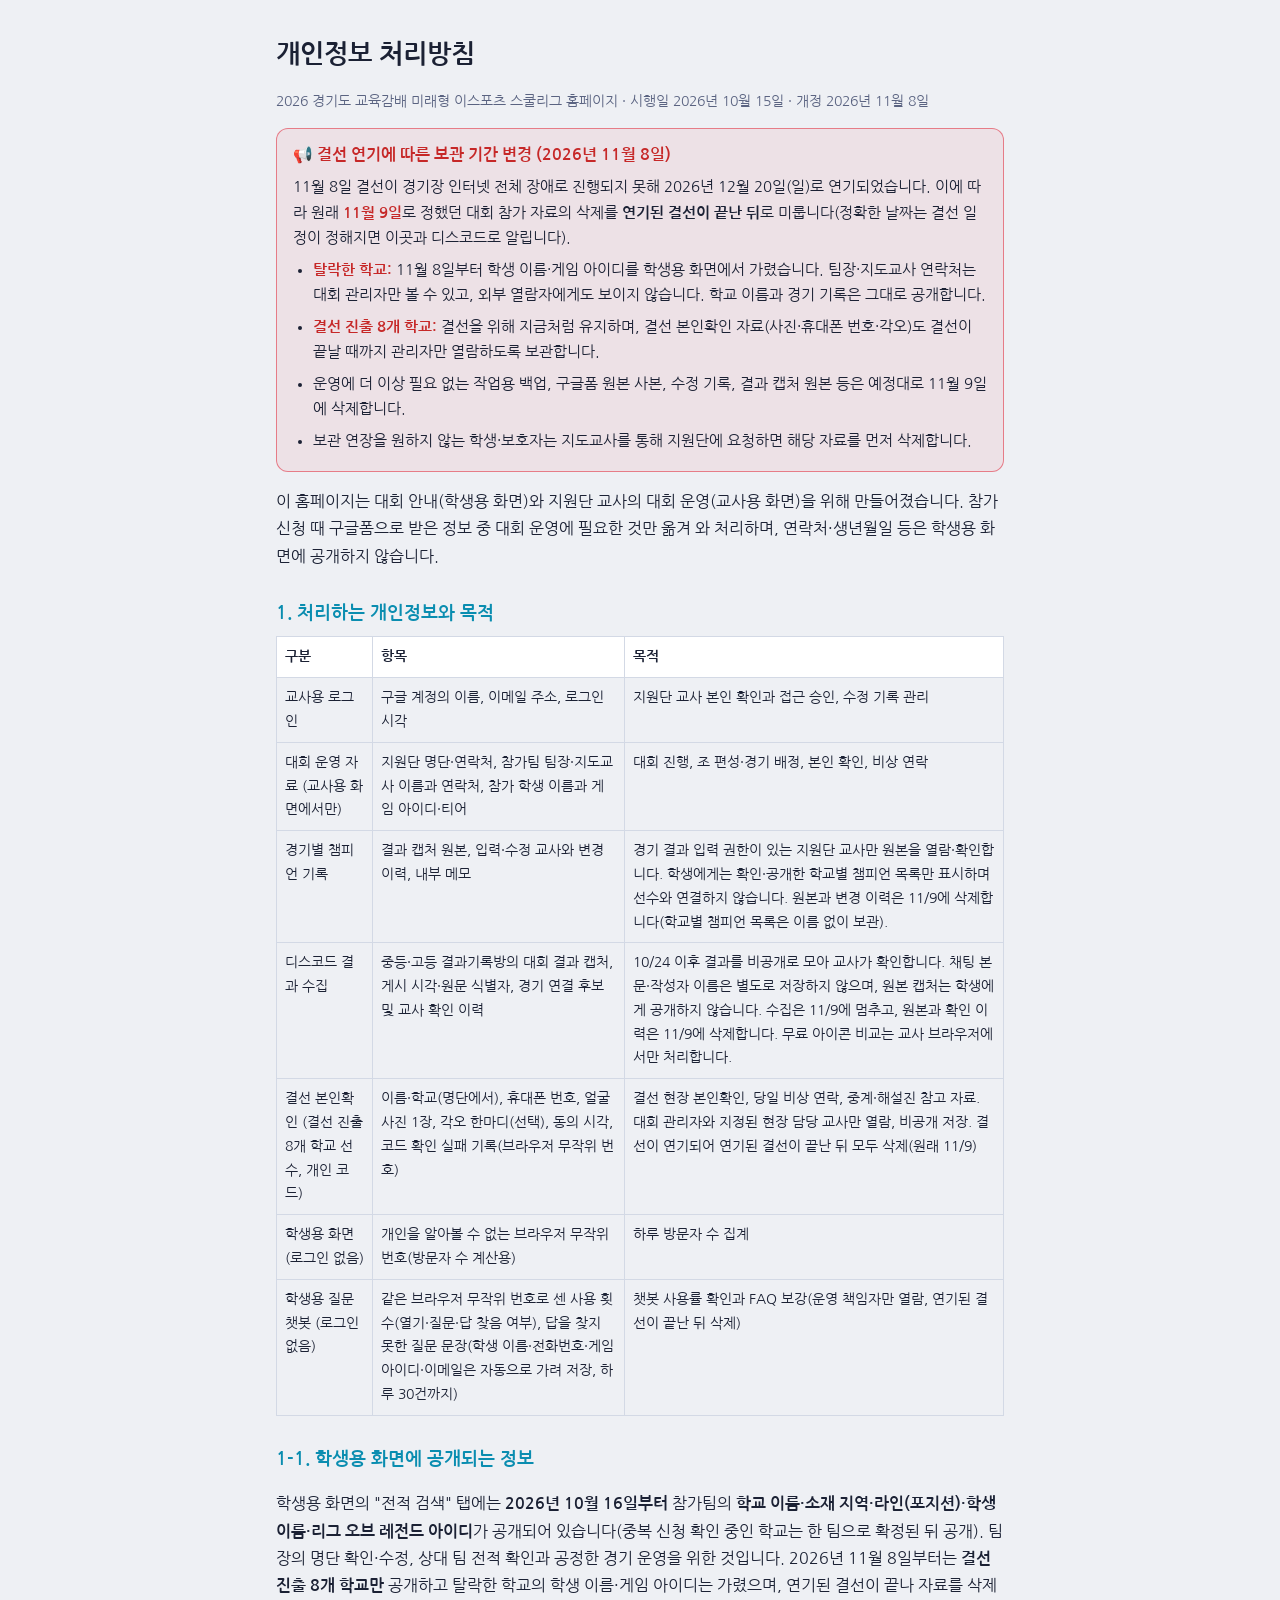
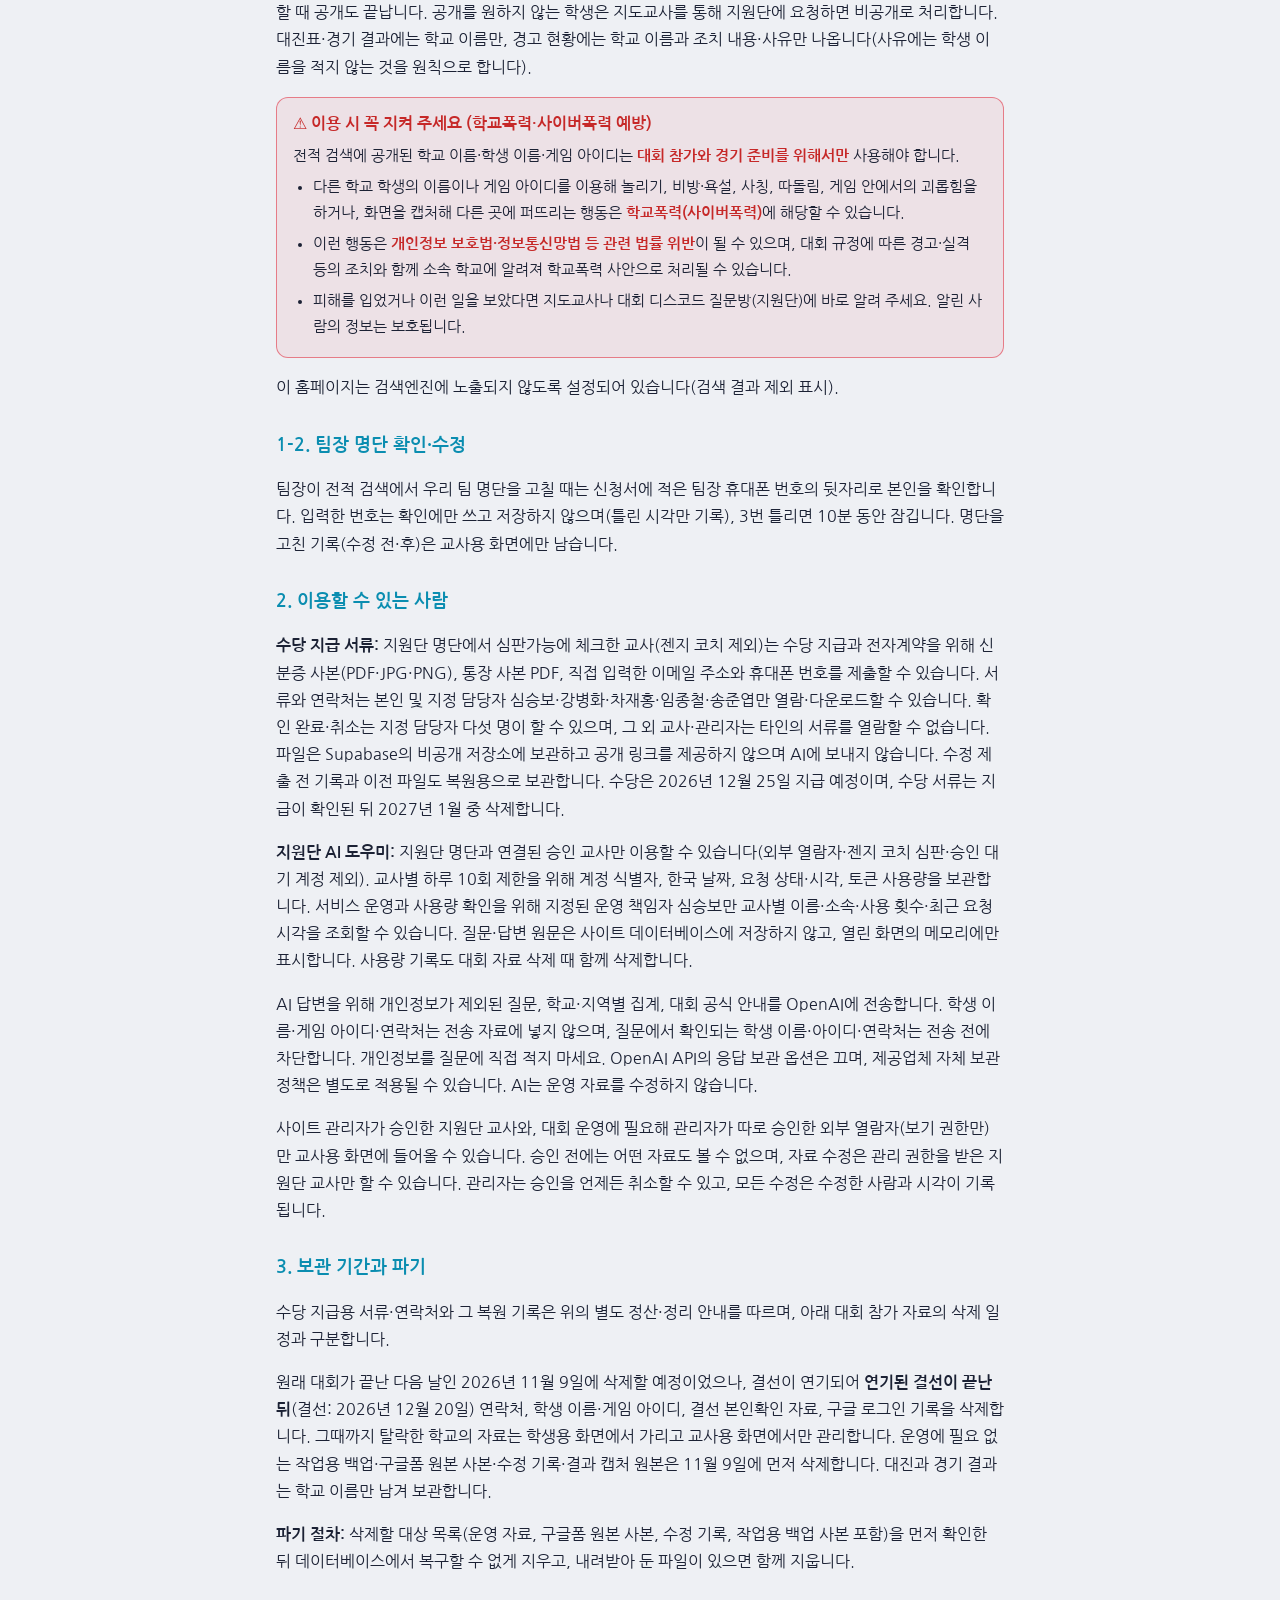
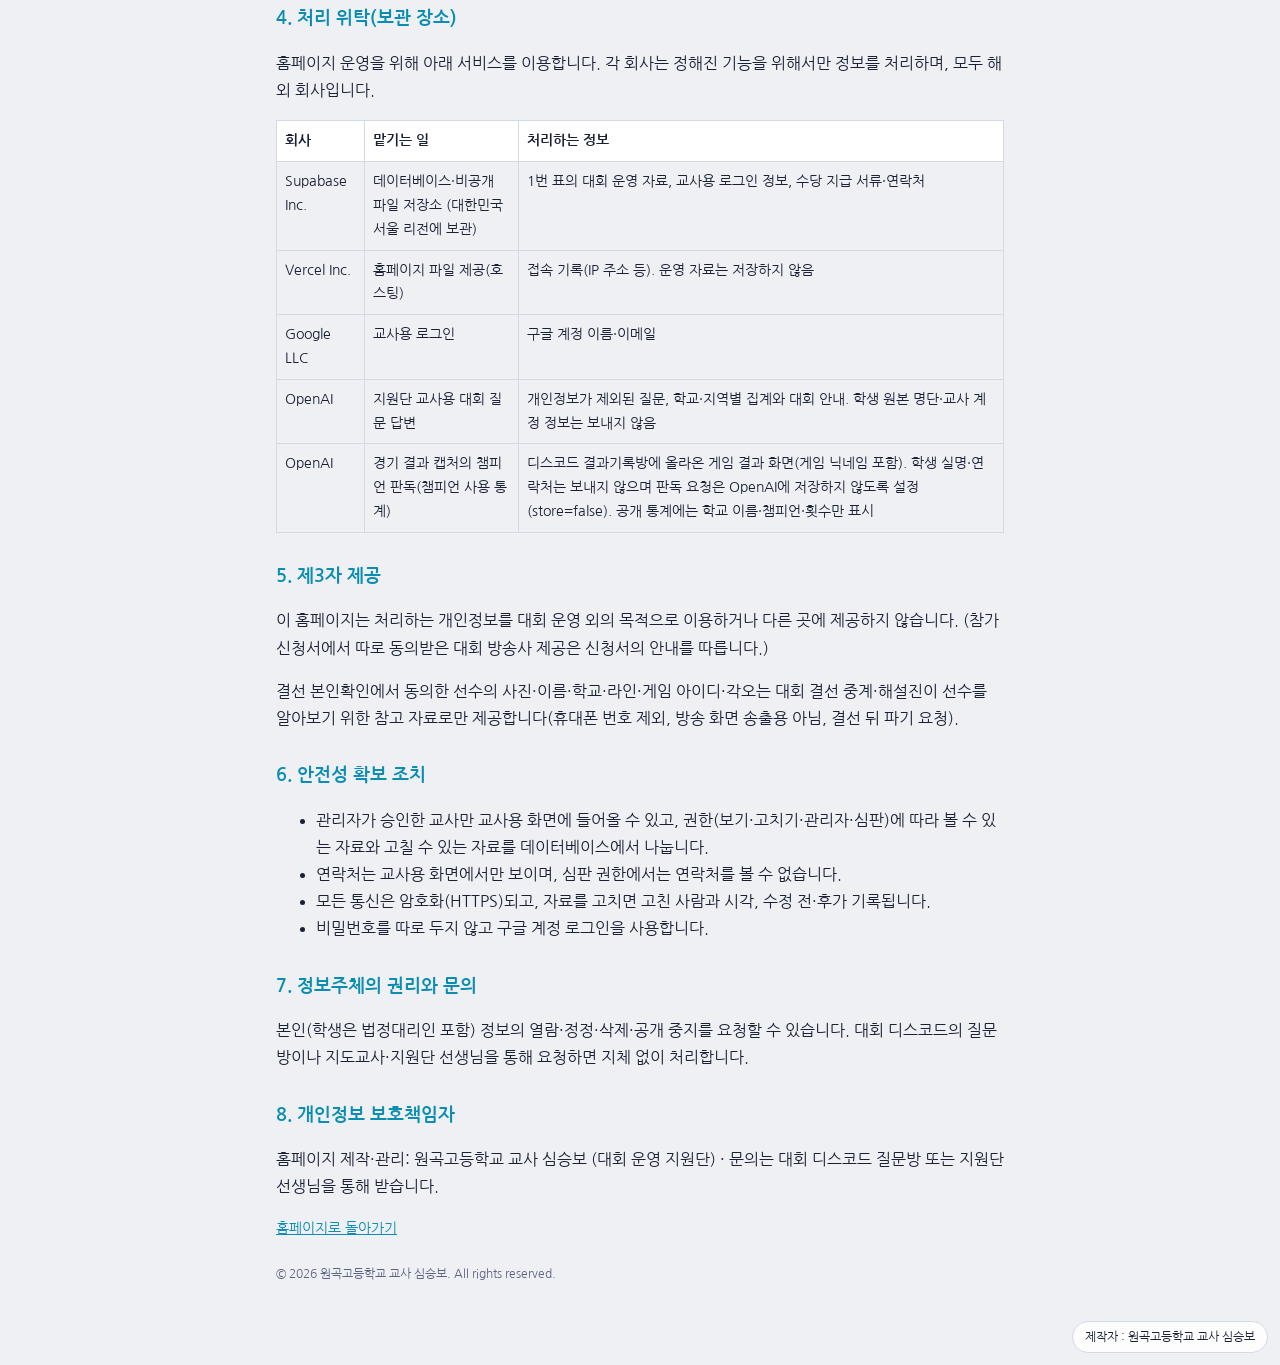
<file: privacy.html>
<!DOCTYPE html>
<html lang="ko">
<head>
<meta charset="UTF-8">
<meta name="viewport" content="width=device-width, initial-scale=1">
<title>개인정보 처리방침 · 2026 이스포츠 스쿨리그</title>
<link rel="icon" href="assets/favicon.svg" type="image/svg+xml">
<meta name="robots" content="noindex, nofollow, noarchive">
<meta name="description" content="2026 경기도 교육감배 미래형 이스포츠 스쿨리그 홈페이지의 개인정보 처리방침입니다.">
<link rel="canonical" href="https://2026-esports-schoolleague.vercel.app/privacy.html">
<!-- 링크 미리보기 (카카오톡·디스코드 등) -->
<meta property="og:type" content="website">
<meta property="og:site_name" content="2026 경기도 교육감배 미래형 이스포츠 스쿨리그">
<meta property="og:title" content="개인정보 처리방침 · 2026 이스포츠 스쿨리그">
<meta property="og:description" content="2026 경기도 교육감배 미래형 이스포츠 스쿨리그 홈페이지의 개인정보 처리방침입니다.">
<meta property="og:url" content="https://2026-esports-schoolleague.vercel.app/privacy.html">
<meta property="og:image" content="https://2026-esports-schoolleague.vercel.app/assets/poster.jpg">
<meta property="og:image:width" content="1200">
<meta property="og:image:height" content="1697">
<meta property="og:image:alt" content="2026 경기도 교육감배 미래형 이스포츠 스쿨리그 포스터">
<meta property="og:locale" content="ko_KR">
<meta name="twitter:card" content="summary_large_image">
<meta name="author" content="원곡고등학교 교사 심승보">
<link rel="preconnect" href="https://fonts.googleapis.com">
<link rel="preconnect" href="https://fonts.gstatic.com" crossorigin>
<link href="https://fonts.googleapis.com/css2?family=Nanum+Gothic:wght@400;700;800&display=swap" rel="stylesheet">
<meta name="copyright" content="© 2026 원곡고등학교 교사 심승보. All rights reserved.">
<!-- 제작자: 원곡고등학교 교사 심승보 · © 2026 심승보. All rights reserved. 허락 없이 복제·수정·배포할 수 없습니다. -->
<script>try { if (localStorage.getItem("theme") === "dark") document.documentElement.dataset.theme = "dark"; } catch (e) {}</script>
<style>
  :root { --bg: #eef0f4; --card: #ffffff; --line: #d3d9e5; --text: #1b2134; --muted: #5a6381; --neon: #0a8db0; --maker-bg: rgba(255, 255, 255, .88); --warn-title: #c62828; }
  /* 홈에서 고른 다크 모드(남색)를 그대로 따름 */
  :root[data-theme="dark"] { --bg: #0a0f24; --card: #161f42; --line: #283364; --text: #e9ecff; --muted: #9aa3cc; --neon: #35e0ff; --maker-bg: rgba(10, 15, 36, .82); --warn-title: #ffb4b4; }
  * { box-sizing: border-box; }
  body { margin: 0; background: var(--bg); color: var(--text); font-family: "Nanum Gothic", "Malgun Gothic", "Apple SD Gothic Neo", system-ui, sans-serif; line-height: 1.7; }
  main { max-width: 760px; margin: 0 auto; padding: 32px 16px 48px; }
  h1 { font-size: 26px; margin: 0 0 4px; }
  h2 { font-size: 18px; margin: 28px 0 8px; color: var(--neon); }
  p, li { color: var(--text); }
  .note { color: var(--muted); font-size: 14px; }
  table { width: 100%; border-collapse: collapse; font-size: 14px; }
  th, td { border: 1px solid var(--line); padding: 8px; text-align: left; vertical-align: top; }
  th { background: var(--card); }
  a { color: var(--neon); }
  .copyright { color: var(--muted); font-size: 12px; margin-top: 24px; }
  /* 이용 주의 공지 (학교폭력·사이버폭력 예방) */
  .warn-box { border: 1px solid rgba(224, 40, 58, .55); background: rgba(224, 40, 58, .07); border-radius: 12px; padding: 12px 16px; margin: 14px 0; }
  .warn-box strong:first-child { color: var(--warn-title); }
  .warn-box p, .warn-box li { margin: 6px 0; font-size: 15px; }
  .warn-box ul { margin: 6px 0 0; padding-left: 20px; }
  /* 제작자 표시 (페이지 맨 아래 오른쪽에 붙박이, 스크롤을 따라다니지 않음) */
  .maker { width: fit-content; margin: -24px 12px 12px auto; font-size: 12px; color: var(--text);
    background: var(--maker-bg); border: 1px solid var(--line); border-radius: 999px; padding: 5px 12px; white-space: nowrap; }
  @media (max-width: 480px) { .maker { font-size: 11px; margin: -24px 8px 8px auto; padding: 4px 10px; } }
</style>
</head>
<body>
<main>
  <h1>개인정보 처리방침</h1>
  <p class="note">2026 경기도 교육감배 미래형 이스포츠 스쿨리그 홈페이지 · 시행일 2026년 10월 15일 · 개정 2026년 11월 8일</p>

  <div class="warn-box" role="note">
    <strong>📢 결선 연기에 따른 보관 기간 변경 (2026년 11월 8일)</strong>
    <p>11월 8일 결선이 경기장 인터넷 전체 장애로 진행되지 못해 2026년 12월 20일(일)로 연기되었습니다. 이에 따라 원래 <strong>11월 9일</strong>로 정했던 대회 참가 자료의 삭제를 <strong>연기된 결선이 끝난 뒤</strong>로 미룹니다(정확한 날짜는 결선 일정이 정해지면 이곳과 디스코드로 알립니다).</p>
    <ul>
      <li><strong>탈락한 학교:</strong> 11월 8일부터 학생 이름·게임 아이디를 학생용 화면에서 가렸습니다. 팀장·지도교사 연락처는 대회 관리자만 볼 수 있고, 외부 열람자에게도 보이지 않습니다. 학교 이름과 경기 기록은 그대로 공개합니다.</li>
      <li><strong>결선 진출 8개 학교:</strong> 결선을 위해 지금처럼 유지하며, 결선 본인확인 자료(사진·휴대폰 번호·각오)도 결선이 끝날 때까지 관리자만 열람하도록 보관합니다.</li>
      <li>운영에 더 이상 필요 없는 작업용 백업, 구글폼 원본 사본, 수정 기록, 결과 캡처 원본 등은 예정대로 11월 9일에 삭제합니다.</li>
      <li>보관 연장을 원하지 않는 학생·보호자는 지도교사를 통해 지원단에 요청하면 해당 자료를 먼저 삭제합니다.</li>
    </ul>
  </div>

  <p>이 홈페이지는 대회 안내(학생용 화면)와 지원단 교사의 대회 운영(교사용 화면)을 위해 만들어졌습니다. 참가 신청 때 구글폼으로 받은 정보 중 대회 운영에 필요한 것만 옮겨 와 처리하며, 연락처·생년월일 등은 학생용 화면에 공개하지 않습니다.</p>

  <h2>1. 처리하는 개인정보와 목적</h2>
  <table>
    <thead><tr><th>구분</th><th>항목</th><th>목적</th></tr></thead>
    <tbody>
      <tr><td>교사용 로그인</td><td>구글 계정의 이름, 이메일 주소, 로그인 시각</td><td>지원단 교사 본인 확인과 접근 승인, 수정 기록 관리</td></tr>
      <tr><td>대회 운영 자료 (교사용 화면에서만)</td><td>지원단 명단·연락처, 참가팀 팀장·지도교사 이름과 연락처, 참가 학생 이름과 게임 아이디·티어</td><td>대회 진행, 조 편성·경기 배정, 본인 확인, 비상 연락</td></tr>
      <tr><td>경기별 챔피언 기록</td><td>결과 캡처 원본, 입력·수정 교사와 변경 이력, 내부 메모</td><td>경기 결과 입력 권한이 있는 지원단 교사만 원본을 열람·확인합니다. 학생에게는 확인·공개한 학교별 챔피언 목록만 표시하며 선수와 연결하지 않습니다. 원본과 변경 이력은 11/9에 삭제합니다(학교별 챔피언 목록은 이름 없이 보관).</td></tr>
      <tr><td>디스코드 결과 수집</td><td>중등·고등 결과기록방의 대회 결과 캡처, 게시 시각·원문 식별자, 경기 연결 후보 및 교사 확인 이력</td><td>10/24 이후 결과를 비공개로 모아 교사가 확인합니다. 채팅 본문·작성자 이름은 별도로 저장하지 않으며, 원본 캡처는 학생에게 공개하지 않습니다. 수집은 11/9에 멈추고, 원본과 확인 이력은 11/9에 삭제합니다. 무료 아이콘 비교는 교사 브라우저에서만 처리합니다.</td></tr>
      <tr><td>결선 본인확인 (결선 진출 8개 학교 선수, 개인 코드)</td><td>이름·학교(명단에서), 휴대폰 번호, 얼굴 사진 1장, 각오 한마디(선택), 동의 시각, 코드 확인 실패 기록(브라우저 무작위 번호)</td><td>결선 현장 본인확인, 당일 비상 연락, 중계·해설진 참고 자료. 대회 관리자와 지정된 현장 담당 교사만 열람, 비공개 저장. 결선이 연기되어 연기된 결선이 끝난 뒤 모두 삭제(원래 11/9)</td></tr>
      <tr><td>학생용 화면 (로그인 없음)</td><td>개인을 알아볼 수 없는 브라우저 무작위 번호(방문자 수 계산용)</td><td>하루 방문자 수 집계</td></tr>
      <tr><td>학생용 질문 챗봇 (로그인 없음)</td><td>같은 브라우저 무작위 번호로 센 사용 횟수(열기·질문·답 찾음 여부), 답을 찾지 못한 질문 문장(학생 이름·전화번호·게임 아이디·이메일은 자동으로 가려 저장, 하루 30건까지)</td><td>챗봇 사용률 확인과 FAQ 보강(운영 책임자만 열람, 연기된 결선이 끝난 뒤 삭제)</td></tr>
    </tbody>
  </table>

  <h2>1-1. 학생용 화면에 공개되는 정보</h2>
  <p>학생용 화면의 "전적 검색" 탭에는 <strong>2026년 10월 16일부터</strong> 참가팀의 <strong>학교 이름·소재 지역·라인(포지션)·학생 이름·리그 오브 레전드 아이디</strong>가 공개되어 있습니다(중복 신청 확인 중인 학교는 한 팀으로 확정된 뒤 공개). 팀장의 명단 확인·수정, 상대 팀 전적 확인과 공정한 경기 운영을 위한 것입니다. 2026년 11월 8일부터는 <strong>결선 진출 8개 학교만</strong> 공개하고 탈락한 학교의 학생 이름·게임 아이디는 가렸으며, 연기된 결선이 끝나 자료를 삭제할 때 공개도 끝납니다. 공개를 원하지 않는 학생은 지도교사를 통해 지원단에 요청하면 비공개로 처리합니다. 대진표·경기 결과에는 학교 이름만, 경고 현황에는 학교 이름과 조치 내용·사유만 나옵니다(사유에는 학생 이름을 적지 않는 것을 원칙으로 합니다).</p>
  <div class="warn-box" role="note">
    <strong>⚠️ 이용 시 꼭 지켜 주세요 (학교폭력·사이버폭력 예방)</strong>
    <p>전적 검색에 공개된 학교 이름·학생 이름·게임 아이디는 <strong>대회 참가와 경기 준비를 위해서만</strong> 사용해야 합니다.</p>
    <ul>
      <li>다른 학교 학생의 이름이나 게임 아이디를 이용해 놀리기, 비방·욕설, 사칭, 따돌림, 게임 안에서의 괴롭힘을 하거나, 화면을 캡처해 다른 곳에 퍼뜨리는 행동은 <strong>학교폭력(사이버폭력)</strong>에 해당할 수 있습니다.</li>
      <li>이런 행동은 <strong>개인정보 보호법·정보통신망법 등 관련 법률 위반</strong>이 될 수 있으며, 대회 규정에 따른 경고·실격 등의 조치와 함께 소속 학교에 알려져 학교폭력 사안으로 처리될 수 있습니다.</li>
      <li>피해를 입었거나 이런 일을 보았다면 지도교사나 대회 디스코드 질문방(지원단)에 바로 알려 주세요. 알린 사람의 정보는 보호됩니다.</li>
    </ul>
  </div>
  <p>이 홈페이지는 검색엔진에 노출되지 않도록 설정되어 있습니다(검색 결과 제외 표시).</p>

  <h2>1-2. 팀장 명단 확인·수정</h2>
  <p>팀장이 전적 검색에서 우리 팀 명단을 고칠 때는 신청서에 적은 팀장 휴대폰 번호의 뒷자리로 본인을 확인합니다. 입력한 번호는 확인에만 쓰고 저장하지 않으며(틀린 시각만 기록), 3번 틀리면 10분 동안 잠깁니다. 명단을 고친 기록(수정 전·후)은 교사용 화면에만 남습니다.</p>

  <h2>2. 이용할 수 있는 사람</h2>
  <p><strong>수당 지급 서류:</strong> 지원단 명단에서 심판가능에 체크한 교사(젠지 코치 제외)는 수당 지급과 전자계약을 위해 신분증 사본(PDF·JPG·PNG), 통장 사본 PDF, 직접 입력한 이메일 주소와 휴대폰 번호를 제출할 수 있습니다. 서류와 연락처는 본인 및 지정 담당자 심승보·강병화·차재홍·임종철·송준엽만 열람·다운로드할 수 있습니다. 확인 완료·취소는 지정 담당자 다섯 명이 할 수 있으며, 그 외 교사·관리자는 타인의 서류를 열람할 수 없습니다. 파일은 Supabase의 비공개 저장소에 보관하고 공개 링크를 제공하지 않으며 AI에 보내지 않습니다. 수정 제출 전 기록과 이전 파일도 복원용으로 보관합니다. 수당은 2026년 12월 25일 지급 예정이며, 수당 서류는 지급이 확인된 뒤 2027년 1월 중 삭제합니다.</p>
  <p><strong>지원단 AI 도우미:</strong> 지원단 명단과 연결된 승인 교사만 이용할 수 있습니다(외부 열람자·젠지 코치 심판·승인 대기 계정 제외). 교사별 하루 10회 제한을 위해 계정 식별자, 한국 날짜, 요청 상태·시각, 토큰 사용량을 보관합니다. 서비스 운영과 사용량 확인을 위해 지정된 운영 책임자 심승보만 교사별 이름·소속·사용 횟수·최근 요청 시각을 조회할 수 있습니다. 질문·답변 원문은 사이트 데이터베이스에 저장하지 않고, 열린 화면의 메모리에만 표시합니다. 사용량 기록도 대회 자료 삭제 때 함께 삭제합니다.</p>
  <p>AI 답변을 위해 개인정보가 제외된 질문, 학교·지역별 집계, 대회 공식 안내를 OpenAI에 전송합니다. 학생 이름·게임 아이디·연락처는 전송 자료에 넣지 않으며, 질문에서 확인되는 학생 이름·아이디·연락처는 전송 전에 차단합니다. 개인정보를 질문에 직접 적지 마세요. OpenAI API의 응답 보관 옵션은 끄며, 제공업체 자체 보관 정책은 별도로 적용될 수 있습니다. AI는 운영 자료를 수정하지 않습니다.</p>
  <p>사이트 관리자가 승인한 지원단 교사와, 대회 운영에 필요해 관리자가 따로 승인한 외부 열람자(보기 권한만)만 교사용 화면에 들어올 수 있습니다. 승인 전에는 어떤 자료도 볼 수 없으며, 자료 수정은 관리 권한을 받은 지원단 교사만 할 수 있습니다. 관리자는 승인을 언제든 취소할 수 있고, 모든 수정은 수정한 사람과 시각이 기록됩니다.</p>

  <h2>3. 보관 기간과 파기</h2>
  <p>수당 지급용 서류·연락처와 그 복원 기록은 위의 별도 정산·정리 안내를 따르며, 아래 대회 참가 자료의 삭제 일정과 구분합니다.</p>
  <p>원래 대회가 끝난 다음 날인 2026년 11월 9일에 삭제할 예정이었으나, 결선이 연기되어 <strong>연기된 결선이 끝난 뒤</strong>(결선: 2026년 12월 20일) 연락처, 학생 이름·게임 아이디, 결선 본인확인 자료, 구글 로그인 기록을 삭제합니다. 그때까지 탈락한 학교의 자료는 학생용 화면에서 가리고 교사용 화면에서만 관리합니다. 운영에 필요 없는 작업용 백업·구글폼 원본 사본·수정 기록·결과 캡처 원본은 11월 9일에 먼저 삭제합니다. 대진과 경기 결과는 학교 이름만 남겨 보관합니다.</p>
  <p><strong>파기 절차:</strong> 삭제할 대상 목록(운영 자료, 구글폼 원본 사본, 수정 기록, 작업용 백업 사본 포함)을 먼저 확인한 뒤 데이터베이스에서 복구할 수 없게 지우고, 내려받아 둔 파일이 있으면 함께 지웁니다.</p>

  <h2>4. 처리 위탁(보관 장소)</h2>
  <p>홈페이지 운영을 위해 아래 서비스를 이용합니다. 각 회사는 정해진 기능을 위해서만 정보를 처리하며, 모두 해외 회사입니다.</p>
  <table>
    <thead><tr><th>회사</th><th>맡기는 일</th><th>처리하는 정보</th></tr></thead>
    <tbody>
      <tr><td>Supabase Inc.</td><td>데이터베이스·비공개 파일 저장소 (대한민국 서울 리전에 보관)</td><td>1번 표의 대회 운영 자료, 교사용 로그인 정보, 수당 지급 서류·연락처</td></tr>
      <tr><td>Vercel Inc.</td><td>홈페이지 파일 제공(호스팅)</td><td>접속 기록(IP 주소 등). 운영 자료는 저장하지 않음</td></tr>
      <tr><td>Google LLC</td><td>교사용 로그인</td><td>구글 계정 이름·이메일</td></tr>
      <tr><td>OpenAI</td><td>지원단 교사용 대회 질문 답변</td><td>개인정보가 제외된 질문, 학교·지역별 집계와 대회 안내. 학생 원본 명단·교사 계정 정보는 보내지 않음</td></tr>
      <tr><td>OpenAI</td><td>경기 결과 캡처의 챔피언 판독(챔피언 사용 통계)</td><td>디스코드 결과기록방에 올라온 게임 결과 화면(게임 닉네임 포함). 학생 실명·연락처는 보내지 않으며 판독 요청은 OpenAI에 저장하지 않도록 설정(store=false). 공개 통계에는 학교 이름·챔피언·횟수만 표시</td></tr>
    </tbody>
  </table>

  <h2>5. 제3자 제공</h2>
  <p>이 홈페이지는 처리하는 개인정보를 대회 운영 외의 목적으로 이용하거나 다른 곳에 제공하지 않습니다. (참가 신청서에서 따로 동의받은 대회 방송사 제공은 신청서의 안내를 따릅니다.)</p>
  <p>결선 본인확인에서 동의한 선수의 사진·이름·학교·라인·게임 아이디·각오는 대회 결선 중계·해설진이 선수를 알아보기 위한 참고 자료로만 제공합니다(휴대폰 번호 제외, 방송 화면 송출용 아님, 결선 뒤 파기 요청).</p>

  <h2>6. 안전성 확보 조치</h2>
  <ul>
    <li>관리자가 승인한 교사만 교사용 화면에 들어올 수 있고, 권한(보기·고치기·관리자·심판)에 따라 볼 수 있는 자료와 고칠 수 있는 자료를 데이터베이스에서 나눕니다.</li>
    <li>연락처는 교사용 화면에서만 보이며, 심판 권한에서는 연락처를 볼 수 없습니다.</li>
    <li>모든 통신은 암호화(HTTPS)되고, 자료를 고치면 고친 사람과 시각, 수정 전·후가 기록됩니다.</li>
    <li>비밀번호를 따로 두지 않고 구글 계정 로그인을 사용합니다.</li>
  </ul>

  <h2>7. 정보주체의 권리와 문의</h2>
  <p>본인(학생은 법정대리인 포함) 정보의 열람·정정·삭제·공개 중지를 요청할 수 있습니다. 대회 디스코드의 질문방이나 지도교사·지원단 선생님을 통해 요청하면 지체 없이 처리합니다.</p>

  <h2>8. 개인정보 보호책임자</h2>
  <p>홈페이지 제작·관리: 원곡고등학교 교사 심승보 (대회 운영 지원단) · 문의는 대회 디스코드 질문방 또는 지원단 선생님을 통해 받습니다.</p>

  <p class="note"><a href="./">홈페이지로 돌아가기</a></p>
  <p class="copyright">© 2026 원곡고등학교 교사 심승보. All rights reserved.</p>
</main>
<div class="maker">제작자 : 원곡고등학교 교사 심승보</div>
</body>
</html>
</file>
